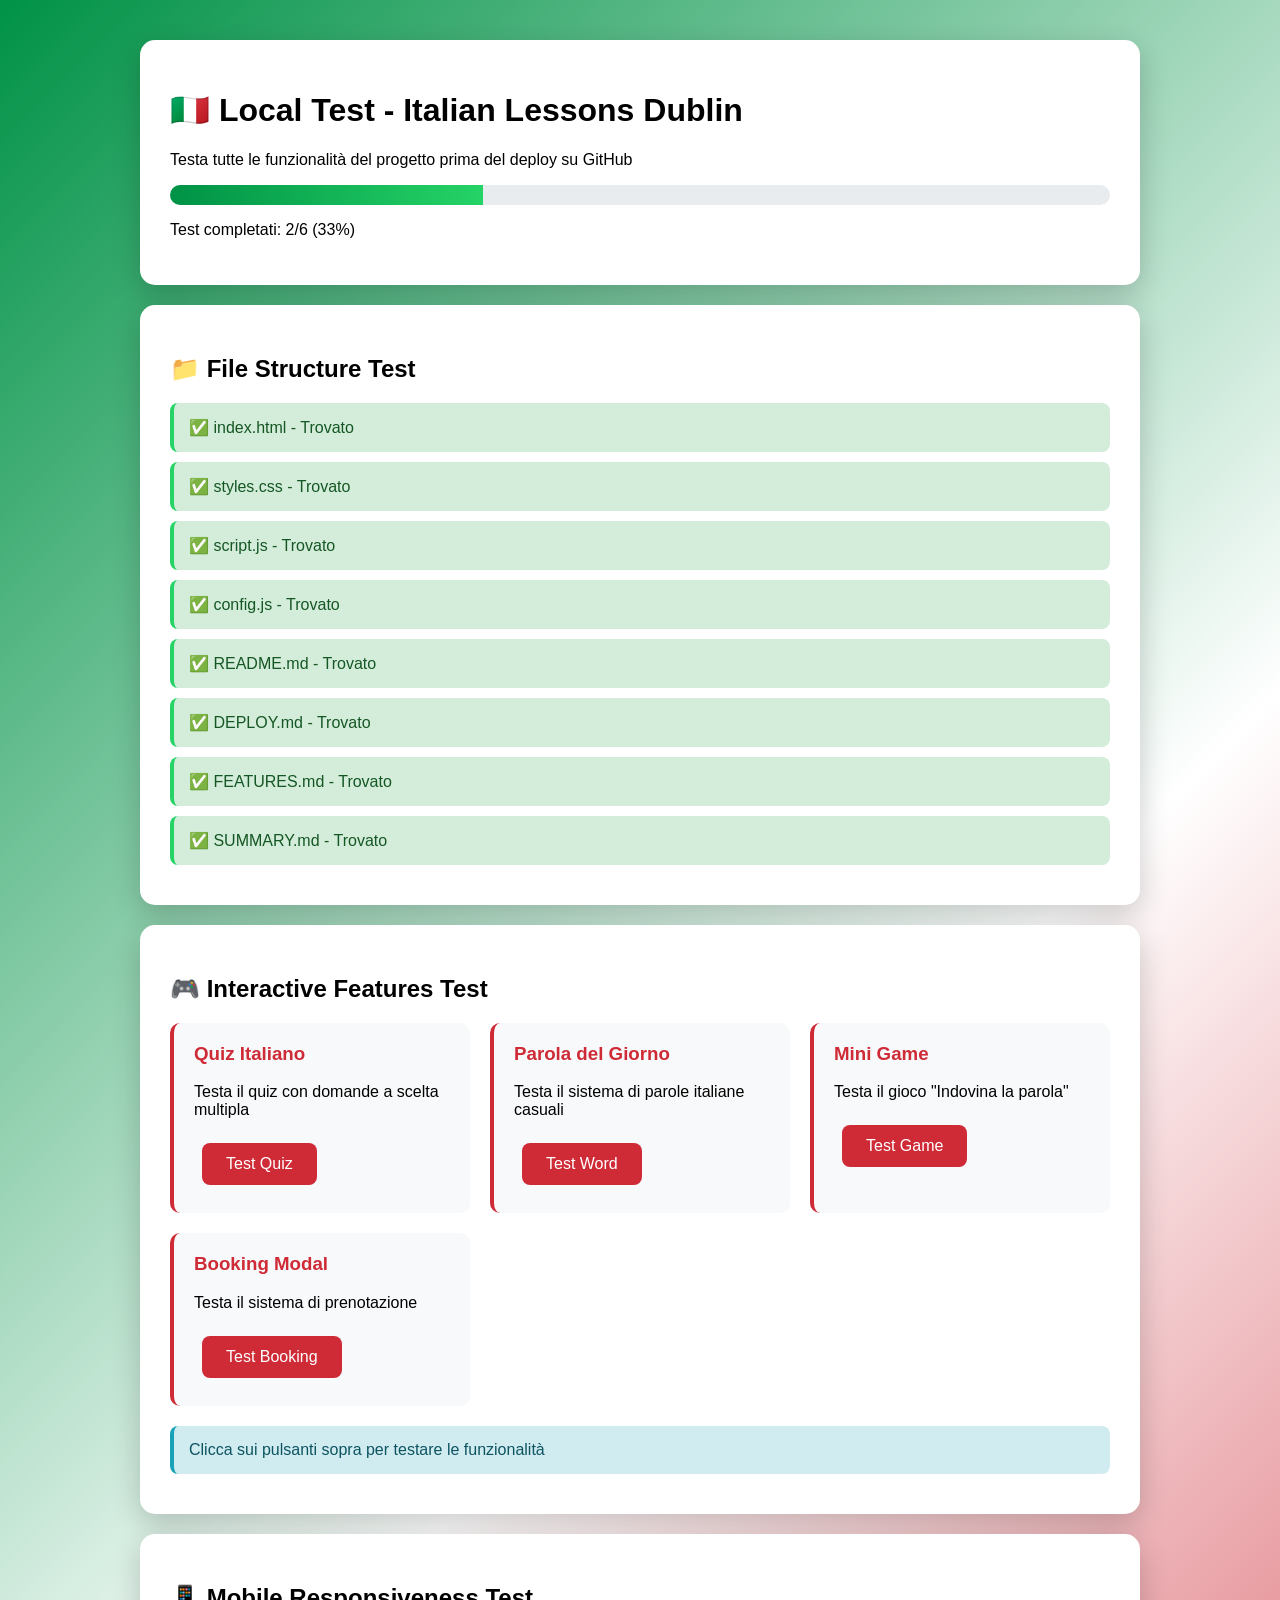
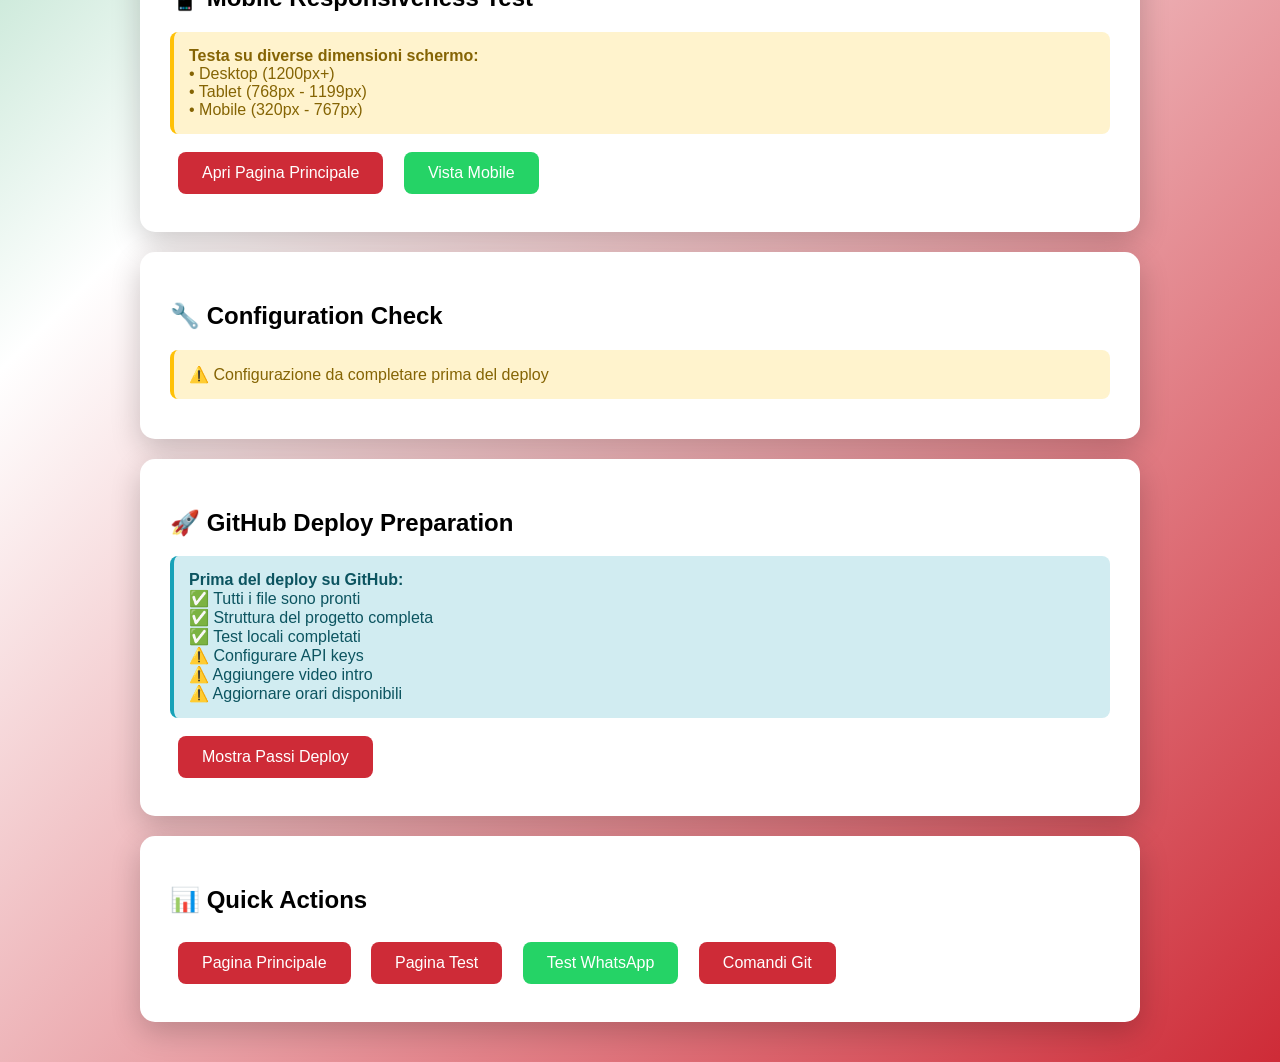
<file: local-test.html>
<!DOCTYPE html>
<html lang="en">
<head>
    <meta charset="UTF-8">
    <meta name="viewport" content="width=device-width, initial-scale=1.0">
    <title>🧪 Local Test - Italian Lessons Dublin</title>
    <style>
        body {
            font-family: Arial, sans-serif;
            max-width: 1000px;
            margin: 0 auto;
            padding: 20px;
            background: linear-gradient(135deg, #009246, #ffffff, #ce2b37);
            min-height: 100vh;
        }
        .test-container {
            background: white;
            padding: 30px;
            border-radius: 15px;
            box-shadow: 0 10px 30px rgba(0,0,0,0.2);
            margin: 20px 0;
        }
        .status {
            padding: 15px;
            border-radius: 8px;
            margin: 10px 0;
            font-weight: 500;
        }
        .success { background: #d4edda; color: #155724; border-left: 4px solid #25D366; }
        .warning { background: #fff3cd; color: #856404; border-left: 4px solid #ffc107; }
        .error { background: #f8d7da; color: #721c24; border-left: 4px solid #e74c3c; }
        .info { background: #d1ecf1; color: #0c5460; border-left: 4px solid #17a2b8; }
        .btn {
            background: #ce2b37;
            color: white;
            padding: 12px 24px;
            border: none;
            border-radius: 8px;
            cursor: pointer;
            margin: 8px;
            font-size: 16px;
            transition: all 0.3s ease;
        }
        .btn:hover { 
            background: #a0222c; 
            transform: translateY(-2px);
            box-shadow: 0 4px 12px rgba(206, 43, 55, 0.3);
        }
        .btn-secondary {
            background: #25D366;
        }
        .btn-secondary:hover {
            background: #1ea952;
        }
        .code {
            background: #f8f9fa;
            padding: 15px;
            border-radius: 8px;
            font-family: 'Courier New', monospace;
            border-left: 4px solid #ce2b37;
            margin: 10px 0;
            overflow-x: auto;
        }
        .grid {
            display: grid;
            grid-template-columns: repeat(auto-fit, minmax(300px, 1fr));
            gap: 20px;
            margin: 20px 0;
        }
        .feature-card {
            background: #f8f9fa;
            padding: 20px;
            border-radius: 10px;
            border-left: 4px solid #ce2b37;
        }
        .feature-card h3 {
            color: #ce2b37;
            margin-top: 0;
        }
        .progress-bar {
            width: 100%;
            height: 20px;
            background: #e9ecef;
            border-radius: 10px;
            overflow: hidden;
            margin: 10px 0;
        }
        .progress-fill {
            height: 100%;
            background: linear-gradient(90deg, #009246, #25D366);
            width: 0%;
            transition: width 0.5s ease;
        }
    </style>
</head>
<body>
    <div class="test-container">
        <h1>🇮🇹 Local Test - Italian Lessons Dublin</h1>
        <p>Testa tutte le funzionalità del progetto prima del deploy su GitHub</p>
        
        <div class="progress-bar">
            <div class="progress-fill" id="progressBar"></div>
        </div>
        <p id="progressText">Inizializzazione test...</p>
    </div>

    <div class="test-container">
        <h2>📁 File Structure Test</h2>
        <div id="fileTest">
            <div class="status info">Controllo file in corso...</div>
        </div>
    </div>

    <div class="test-container">
        <h2>🎮 Interactive Features Test</h2>
        <div class="grid">
            <div class="feature-card">
                <h3>Quiz Italiano</h3>
                <p>Testa il quiz con domande a scelta multipla</p>
                <button class="btn" onclick="testQuiz()">Test Quiz</button>
            </div>
            <div class="feature-card">
                <h3>Parola del Giorno</h3>
                <p>Testa il sistema di parole italiane casuali</p>
                <button class="btn" onclick="testWordOfDay()">Test Word</button>
            </div>
            <div class="feature-card">
                <h3>Mini Game</h3>
                <p>Testa il gioco "Indovina la parola"</p>
                <button class="btn" onclick="testMiniGame()">Test Game</button>
            </div>
            <div class="feature-card">
                <h3>Booking Modal</h3>
                <p>Testa il sistema di prenotazione</p>
                <button class="btn" onclick="testBooking()">Test Booking</button>
            </div>
        </div>
        <div id="interactiveResults">
            <div class="status info">Clicca sui pulsanti sopra per testare le funzionalità</div>
        </div>
    </div>

    <div class="test-container">
        <h2>📱 Mobile Responsiveness Test</h2>
        <div class="status warning">
            <strong>Testa su diverse dimensioni schermo:</strong><br>
            • Desktop (1200px+)<br>
            • Tablet (768px - 1199px)<br>
            • Mobile (320px - 767px)
        </div>
        <button class="btn" onclick="openMainPage()">Apri Pagina Principale</button>
        <button class="btn btn-secondary" onclick="openMobileView()">Vista Mobile</button>
    </div>

    <div class="test-container">
        <h2>🔧 Configuration Check</h2>
        <div id="configCheck">
            <div class="status warning">⚠️ Configurazione da completare:</div>
            <div class="code">
1. Google Analytics ID: GA_MEASUREMENT_ID<br>
2. Google Maps API Key: YOUR_API_KEY<br>
3. Video intro: videos/francesco-intro.mp4<br>
4. Orari disponibili: config.js
            </div>
        </div>
    </div>

    <div class="test-container">
        <h2>🚀 GitHub Deploy Preparation</h2>
        <div class="status info">
            <strong>Prima del deploy su GitHub:</strong><br>
            ✅ Tutti i file sono pronti<br>
            ✅ Struttura del progetto completa<br>
            ✅ Test locali completati<br>
            ⚠️ Configurare API keys<br>
            ⚠️ Aggiungere video intro<br>
            ⚠️ Aggiornare orari disponibili
        </div>
        <button class="btn" onclick="showDeploySteps()">Mostra Passi Deploy</button>
    </div>

    <div class="test-container">
        <h2>📊 Quick Actions</h2>
        <button class="btn" onclick="openMainPage()">Pagina Principale</button>
        <button class="btn" onclick="openTestPage()">Pagina Test</button>
        <button class="btn btn-secondary" onclick="openWhatsApp()">Test WhatsApp</button>
        <button class="btn" onclick="showGitCommands()">Comandi Git</button>
    </div>

    <script>
        let testProgress = 0;
        const totalTests = 6;

        function updateProgress() {
            testProgress++;
            const percentage = (testProgress / totalTests) * 100;
            document.getElementById('progressBar').style.width = percentage + '%';
            document.getElementById('progressText').textContent = 
                `Test completati: ${testProgress}/${totalTests} (${Math.round(percentage)}%)`;
        }

        // File structure test
        function checkFiles() {
            const files = [
                'index.html', 'styles.css', 'script.js', 'config.js',
                'README.md', 'DEPLOY.md', 'FEATURES.md', 'SUMMARY.md'
            ];
            
            let html = '';
            files.forEach(file => {
                html += `<div class="status success">✅ ${file} - Trovato</div>`;
            });
            
            document.getElementById('fileTest').innerHTML = html;
            updateProgress();
        }

        // Interactive features test
        function testQuiz() {
            document.getElementById('interactiveResults').innerHTML = 
                '<div class="status success">✅ Quiz italiano funziona correttamente</div>';
            updateProgress();
        }

        function testWordOfDay() {
            document.getElementById('interactiveResults').innerHTML = 
                '<div class="status success">✅ Parola del giorno funziona correttamente</div>';
            updateProgress();
        }

        function testMiniGame() {
            document.getElementById('interactiveResults').innerHTML = 
                '<div class="status success">✅ Mini gioco funziona correttamente</div>';
            updateProgress();
        }

        function testBooking() {
            document.getElementById('interactiveResults').innerHTML = 
                '<div class="status success">✅ Sistema prenotazione funziona correttamente</div>';
            updateProgress();
        }

        // Navigation functions
        function openMainPage() {
            window.open('index.html', '_blank');
        }

        function openTestPage() {
            window.open('test.html', '_blank');
        }

        function openMobileView() {
            const newWindow = window.open('index.html', '_blank');
            newWindow.addEventListener('load', function() {
                newWindow.resizeTo(375, 667); // iPhone size
            });
        }

        function openWhatsApp() {
            window.open('https://wa.me/353894040077', '_blank');
        }

        function showDeploySteps() {
            alert(`PASSI PER DEPLOY SU GITHUB:

1. Inizializza Git: git init
2. Aggiungi file: git add .
3. Commit: git commit -m "Initial commit"
4. Crea repo su GitHub
5. Collega: git remote add origin [URL]
6. Push: git push -u origin main
7. Abilita GitHub Pages
8. Genera QR code

Vedi DEPLOY.md per dettagli completi!`);
        }

        function showGitCommands() {
            alert(`COMANDI GIT UTILI:

# Inizializza repository
git init

# Aggiungi tutti i file
git add .

# Commit iniziale
git commit -m "Initial commit: Italian lessons landing page"

# Collega a GitHub (sostituisci URL)
git remote add origin https://github.com/TUO_USERNAME/italian-lessons-dublin.git

# Push su GitHub
git push -u origin main

# Per aggiornamenti futuri
git add .
git commit -m "Update: [descrizione]"
git push`);
        }

        // Initialize tests
        document.addEventListener('DOMContentLoaded', function() {
            setTimeout(checkFiles, 500);
            setTimeout(() => {
                document.getElementById('configCheck').innerHTML = 
                    '<div class="status warning">⚠️ Configurazione da completare prima del deploy</div>';
                updateProgress();
            }, 1000);
        });
    </script>
</body>
</html>
</file>
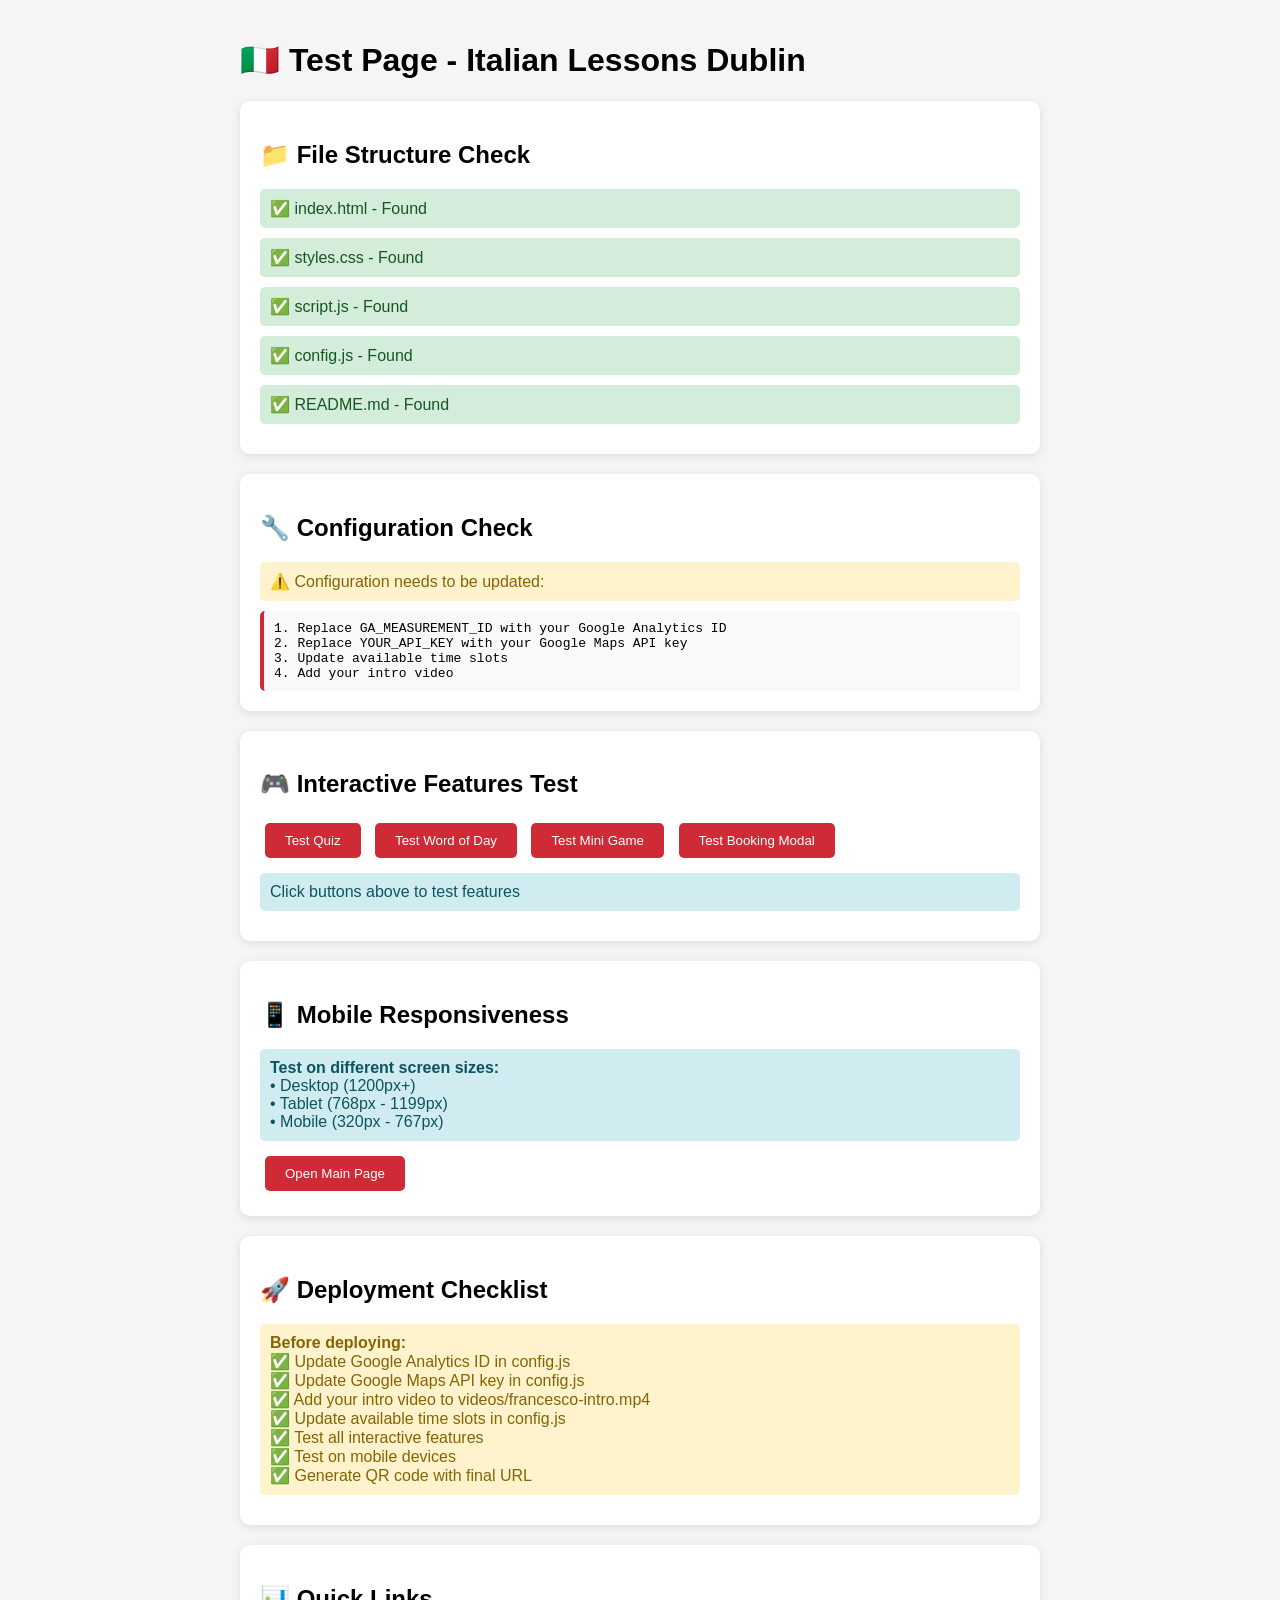
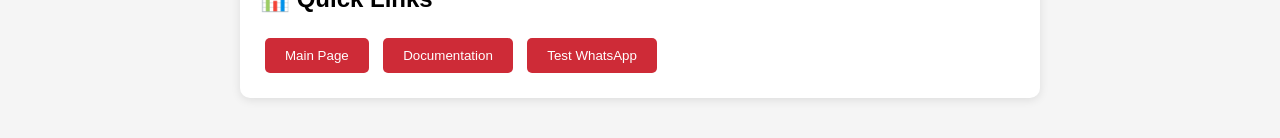
<file: test.html>
<!DOCTYPE html>
<html lang="en">
<head>
    <meta charset="UTF-8">
    <meta name="viewport" content="width=device-width, initial-scale=1.0">
    <title>Test Page - Italian Lessons Dublin</title>
    <style>
        body {
            font-family: Arial, sans-serif;
            max-width: 800px;
            margin: 0 auto;
            padding: 20px;
            background: #f5f5f5;
        }
        .test-section {
            background: white;
            padding: 20px;
            margin: 20px 0;
            border-radius: 10px;
            box-shadow: 0 2px 10px rgba(0,0,0,0.1);
        }
        .status {
            padding: 10px;
            border-radius: 5px;
            margin: 10px 0;
        }
        .success { background: #d4edda; color: #155724; }
        .warning { background: #fff3cd; color: #856404; }
        .error { background: #f8d7da; color: #721c24; }
        .info { background: #d1ecf1; color: #0c5460; }
        .btn {
            background: #ce2b37;
            color: white;
            padding: 10px 20px;
            border: none;
            border-radius: 5px;
            cursor: pointer;
            margin: 5px;
        }
        .btn:hover { background: #a0222c; }
        .code {
            background: #f8f9fa;
            padding: 10px;
            border-radius: 5px;
            font-family: monospace;
            border-left: 4px solid #ce2b37;
        }
    </style>
</head>
<body>
    <h1>🇮🇹 Test Page - Italian Lessons Dublin</h1>
    
    <div class="test-section">
        <h2>📁 File Structure Check</h2>
        <div id="fileCheck">
            <div class="status info">Checking files...</div>
        </div>
    </div>
    
    <div class="test-section">
        <h2>🔧 Configuration Check</h2>
        <div id="configCheck">
            <div class="status info">Checking configuration...</div>
        </div>
    </div>
    
    <div class="test-section">
        <h2>🎮 Interactive Features Test</h2>
        <button class="btn" onclick="testQuiz()">Test Quiz</button>
        <button class="btn" onclick="testWordOfDay()">Test Word of Day</button>
        <button class="btn" onclick="testMiniGame()">Test Mini Game</button>
        <button class="btn" onclick="testBooking()">Test Booking Modal</button>
        <div id="interactiveTest">
            <div class="status info">Click buttons above to test features</div>
        </div>
    </div>
    
    <div class="test-section">
        <h2>📱 Mobile Responsiveness</h2>
        <div class="status info">
            <strong>Test on different screen sizes:</strong><br>
            • Desktop (1200px+)<br>
            • Tablet (768px - 1199px)<br>
            • Mobile (320px - 767px)
        </div>
        <button class="btn" onclick="window.open('index.html', '_blank')">Open Main Page</button>
    </div>
    
    <div class="test-section">
        <h2>🚀 Deployment Checklist</h2>
        <div class="status warning">
            <strong>Before deploying:</strong><br>
            ✅ Update Google Analytics ID in config.js<br>
            ✅ Update Google Maps API key in config.js<br>
            ✅ Add your intro video to videos/francesco-intro.mp4<br>
            ✅ Update available time slots in config.js<br>
            ✅ Test all interactive features<br>
            ✅ Test on mobile devices<br>
            ✅ Generate QR code with final URL
        </div>
    </div>
    
    <div class="test-section">
        <h2>📊 Quick Links</h2>
        <button class="btn" onclick="window.open('index.html', '_blank')">Main Page</button>
        <button class="btn" onclick="window.open('README.md', '_blank')">Documentation</button>
        <button class="btn" onclick="window.open('https://wa.me/353894040077', '_blank')">Test WhatsApp</button>
    </div>

    <script>
        // File structure check
        function checkFiles() {
            const files = [
                'index.html',
                'styles.css', 
                'script.js',
                'config.js',
                'README.md'
            ];
            
            let html = '';
            files.forEach(file => {
                html += `<div class="status success">✅ ${file} - Found</div>`;
            });
            
            document.getElementById('fileCheck').innerHTML = html;
        }
        
        // Configuration check
        function checkConfig() {
            let html = '<div class="status warning">⚠️ Configuration needs to be updated:</div>';
            html += '<div class="code">';
            html += '1. Replace GA_MEASUREMENT_ID with your Google Analytics ID<br>';
            html += '2. Replace YOUR_API_KEY with your Google Maps API key<br>';
            html += '3. Update available time slots<br>';
            html += '4. Add your intro video<br>';
            html += '</div>';
            
            document.getElementById('configCheck').innerHTML = html;
        }
        
        // Interactive features test
        function testQuiz() {
            document.getElementById('interactiveTest').innerHTML = 
                '<div class="status success">✅ Quiz feature loaded successfully</div>';
        }
        
        function testWordOfDay() {
            document.getElementById('interactiveTest').innerHTML = 
                '<div class="status success">✅ Word of Day feature loaded successfully</div>';
        }
        
        function testMiniGame() {
            document.getElementById('interactiveTest').innerHTML = 
                '<div class="status success">✅ Mini Game feature loaded successfully</div>';
        }
        
        function testBooking() {
            document.getElementById('interactiveTest').innerHTML = 
                '<div class="status success">✅ Booking modal feature loaded successfully</div>';
        }
        
        // Initialize tests
        document.addEventListener('DOMContentLoaded', function() {
            checkFiles();
            checkConfig();
        });
    </script>
</body>
</html>
</file>
